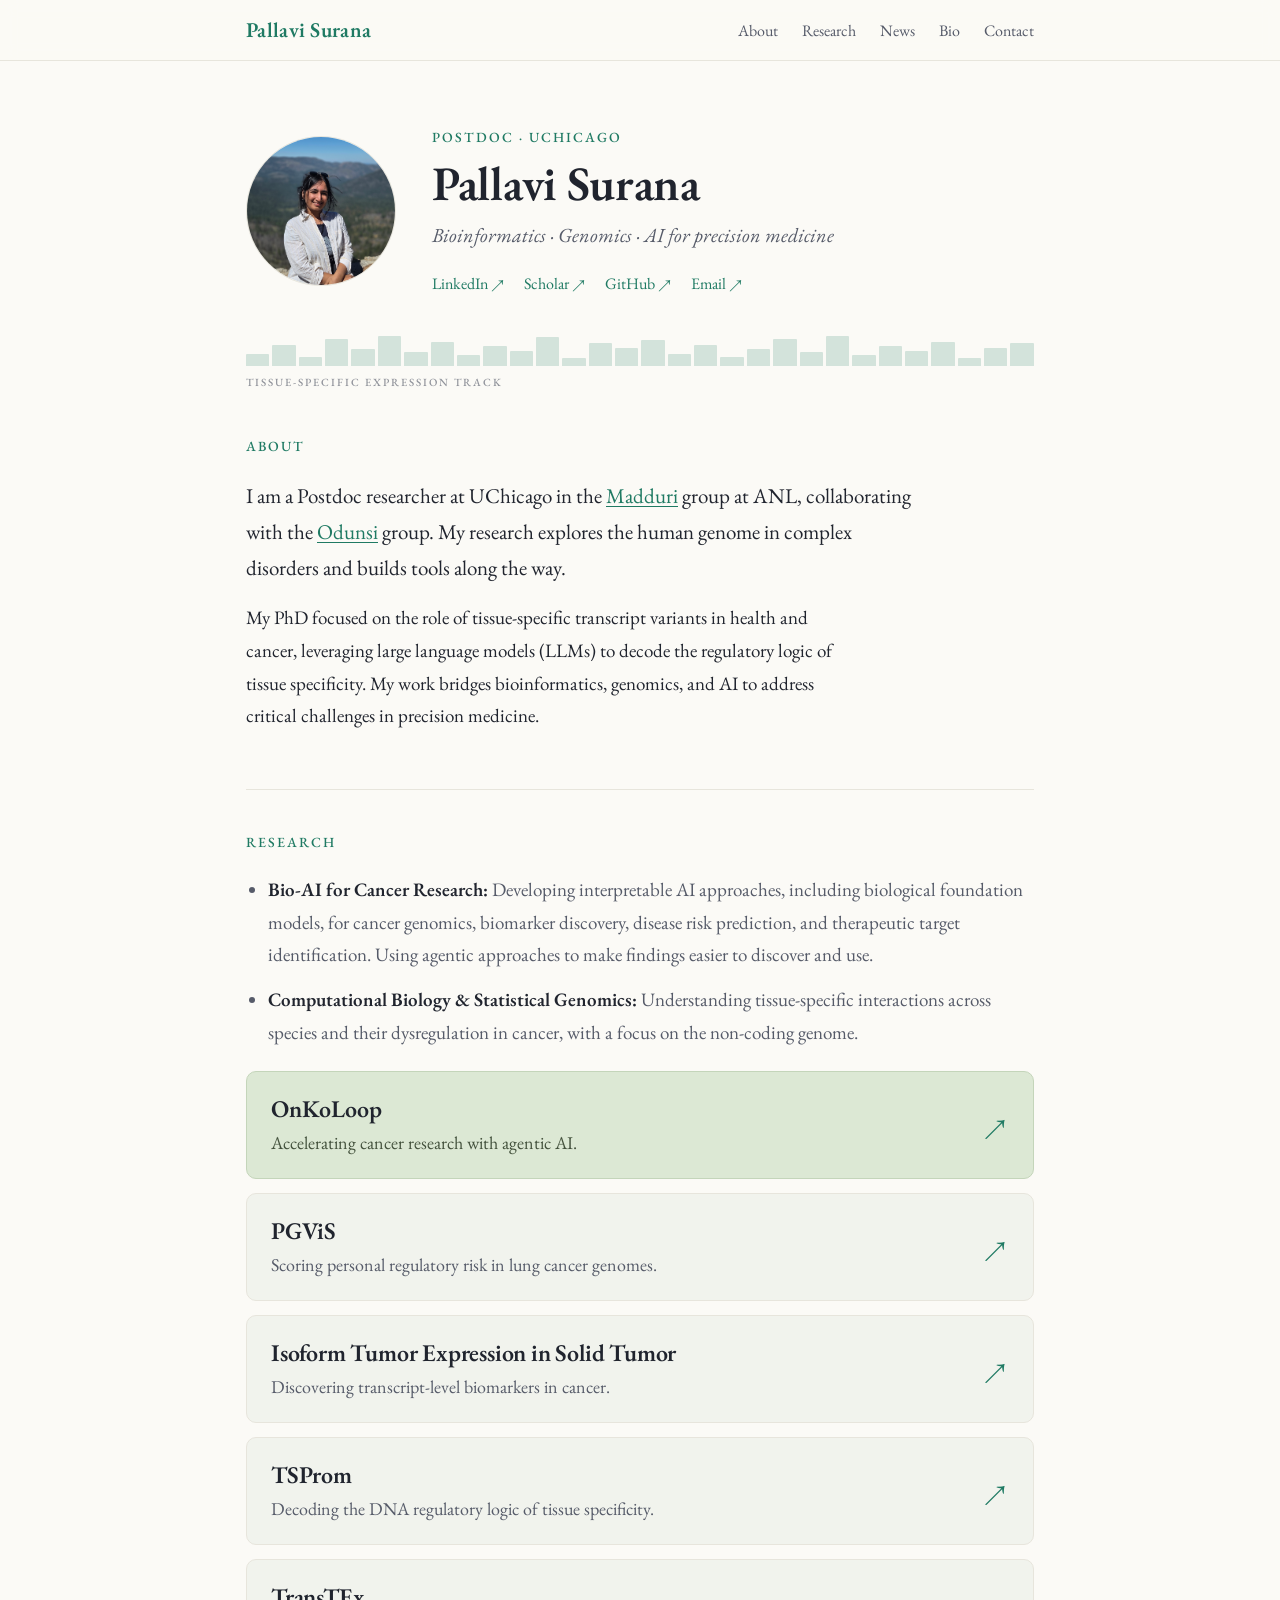
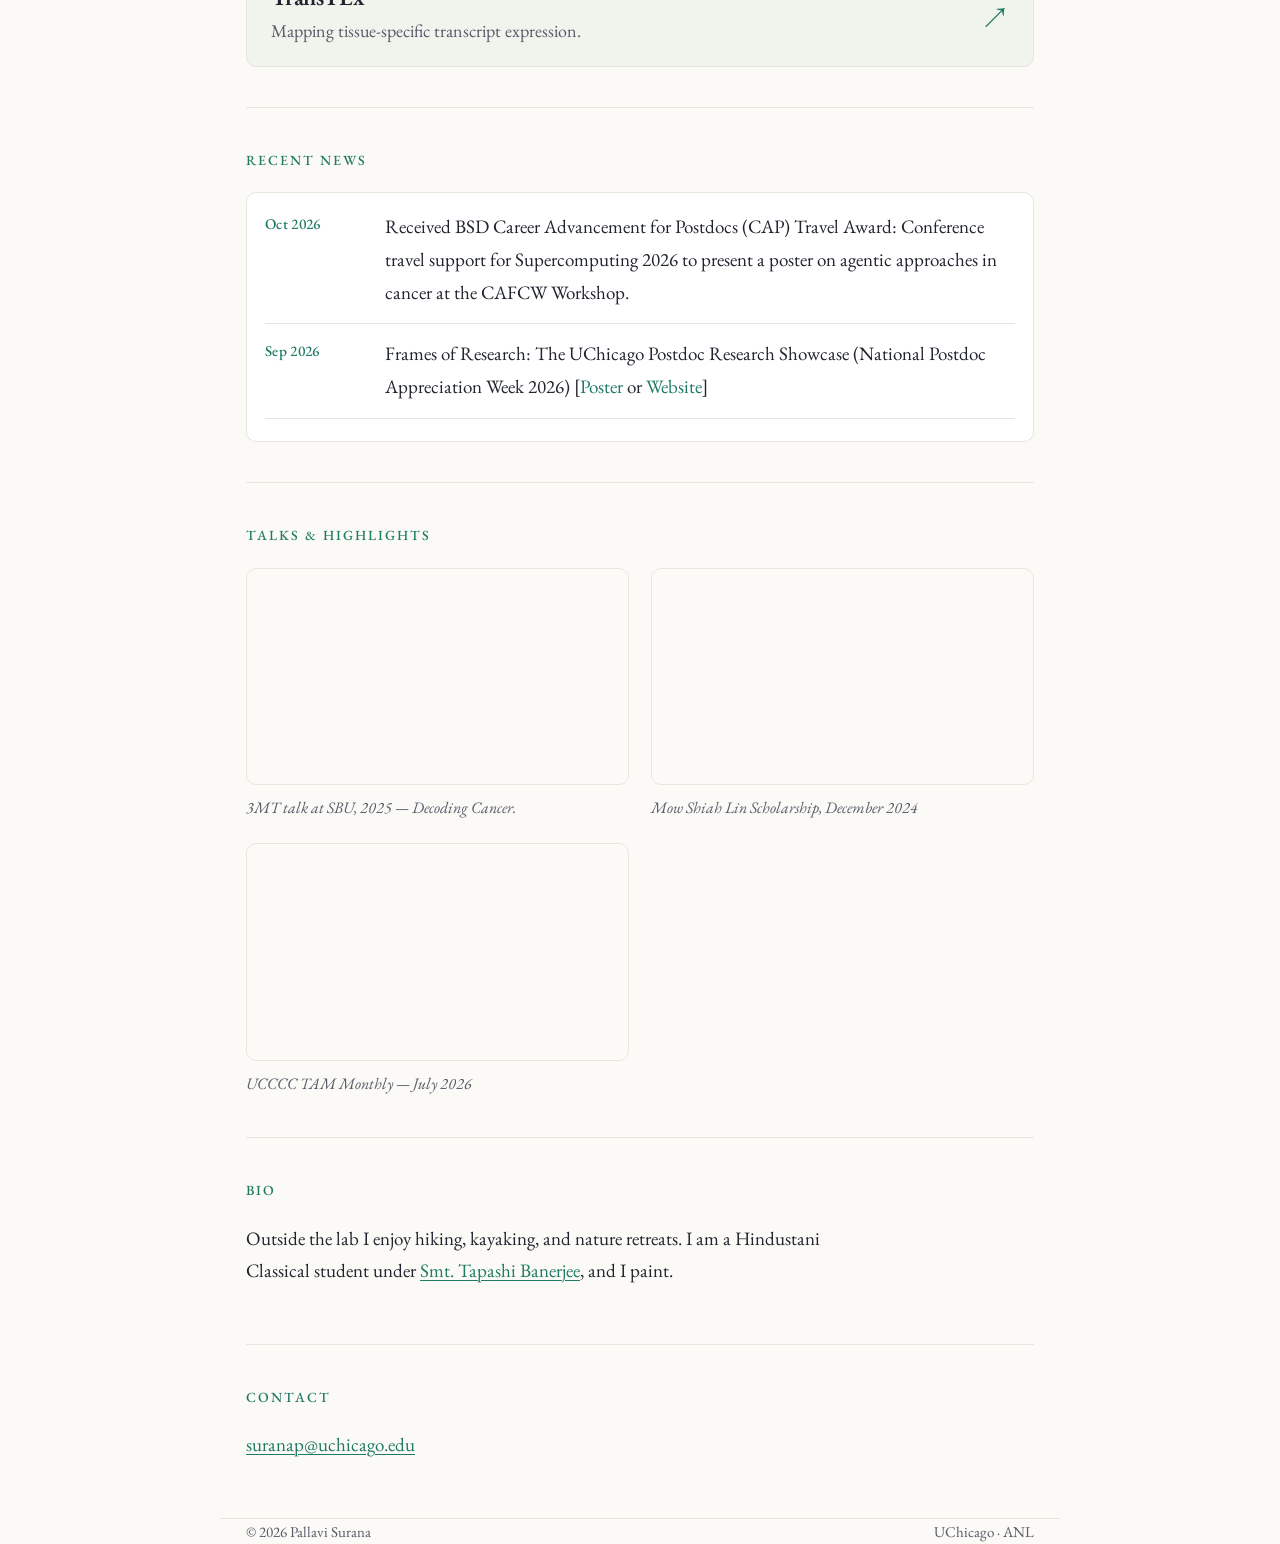
<file: index.html>
<!DOCTYPE html>
<html lang="en">
<head>
  <meta charset="utf-8" />
  <meta name="viewport" content="width=device-width, initial-scale=1" />

  <!-- EDIT: title + one-line description shown in Google search results -->
  <title>Pallavi Surana</title>
  <meta name="description" content="Postdoc @ UChicago — bioinformatics, genomics, and AI for precision medicine." />

  <!-- fonts + styles (styling lives in style.css) -->
  <link rel="preconnect" href="https://fonts.googleapis.com" />
  <link rel="preconnect" href="https://fonts.gstatic.com" crossorigin />
  <link href="https://fonts.googleapis.com/css2?family=EB+Garamond:ital,wght@0,400;0,500;0,600;1,400&display=swap" rel="stylesheet" />
  <link rel="stylesheet" href="style.css" />
</head>

<body>


<!-- ═══════════════  NAVIGATION BAR  ═══════════════ -->
<header>
  <div class="wrap">
    <nav>
      <a href="#top" class="brand">Pallavi Surana</a>
      <ul>
        <li><a href="#about">About</a></li>
        <li><a href="#research">Research</a></li>
        <li><a href="#news">News</a></li>
        <li><a href="#bio">Bio</a></li>
        <li><a href="#contact">Contact</a></li>
      </ul>
    </nav>
  </div>
</header>


<main class="wrap" id="top">


  <!-- ═══════════════  HERO (photo + name)  ═══════════════ -->
  <div class="hero">
    <img class="photo" alt="Pallavi Surana" src="images/headshot.jpg" />
    <div>
      <p class="label eyebrow">Postdoc · UChicago</p>
      <h1>Pallavi Surana</h1>
      <p class="role">Bioinformatics · Genomics · AI for precision medicine</p>

      <!-- EDIT LINKS: change the URLs inside href="..." -->
      <div class="socials">
        <a href="https://www.linkedin.com/in/pallavi-surana/">LinkedIn ↗</a>
        <a href="https://scholar.google.com/citations?user=whPPR5UAAAAJ&hl=en">Scholar ↗</a>
        <a href="https://github.com/pallavisurana1">GitHub ↗</a>
        <a href="mailto:suranap@uchicago.edu">Email ↗</a>
      </div>
    </div>
  </div>

  <!-- Decorative bar strip (not real data). Delete this block to remove it. -->
  <div class="track" aria-hidden="true">
    <div class="bars">
      <span style="height:40%"></span><span style="height:70%"></span><span style="height:30%"></span>
      <span style="height:90%"></span><span style="height:55%"></span><span style="height:100%"></span>
      <span style="height:45%"></span><span style="height:80%"></span><span style="height:35%"></span>
      <span style="height:65%"></span><span style="height:50%"></span><span style="height:95%"></span>
      <span style="height:25%"></span><span style="height:75%"></span><span style="height:60%"></span>
      <span style="height:85%"></span><span style="height:40%"></span><span style="height:70%"></span>
      <span style="height:30%"></span><span style="height:55%"></span><span style="height:90%"></span>
      <span style="height:45%"></span><span style="height:100%"></span><span style="height:35%"></span>
      <span style="height:65%"></span><span style="height:50%"></span><span style="height:80%"></span>
      <span style="height:25%"></span><span style="height:60%"></span><span style="height:75%"></span>
    </div>
    <div class="cap">tissue-specific expression track</div>
  </div>


  <!-- ═══════════════  ABOUT  ═══════════════ -->
  <section id="about">
    <h2 class="label">About</h2>

    <p class="lead">
      I am a Postdoc researcher at UChicago in the
      <a href="https://lab.madduri.us/">Madduri</a> group at ANL, collaborating with the
      <a href="https://obgyn.uchicago.edu/research/odunsi-laboratory">Odunsi</a> group.
      My research explores the human genome in complex disorders and builds tools along the way.
    </p>

    <p>
      My PhD focused on the role of tissue-specific transcript variants in health and cancer,
      leveraging large language models (LLMs) to decode the regulatory logic of tissue specificity.
      My work bridges bioinformatics, genomics, and AI to address critical challenges in precision medicine.
    </p>
  </section>


  <!-- ═══════════════  RESEARCH  ═══════════════ -->
  <!-- EDIT RESEARCH: projects appear in the order below.
       Move an entire <article> block to reorder; copy one to add a project.
       PhD project cards link to sections in phd-research.html.
       Edit the title, summary, and destination in each card below. -->
  <section id="research">
    <h2 class="label">Research</h2>
    <!-- EDIT RESEARCH FOCUS: update the two themes below. -->
    <div class="research-intro">
      <ul>
        <li><strong>Bio-AI for Cancer Research:</strong> Developing interpretable AI approaches, including biological foundation models, for cancer genomics, biomarker discovery, disease risk prediction, and therapeutic target identification. Using agentic approaches to make findings easier to discover and use.</li>
        <li><strong>Computational Biology &amp; Statistical Genomics:</strong> Understanding tissue-specific interactions across species and their dysregulation in cancer, with a focus on the non-coding genome.</li>
      </ul>
    </div>

    <!-- EDIT ONKOLOOP: the whole card opens onkoloop.html.
         Update the poster and project details on that page. -->
    <article class="project phd-project-card onkoloop-card">
      <a class="phd-card-link" href="onkoloop.html" aria-label="OnKoLoop — explore the project">
        <span>
          <span class="project-title">OnKoLoop</span>
          <span class="project-summary">Accelerating cancer research with agentic AI.</span>
        </span>
        <span class="project-arrow" aria-hidden="true">↗</span>
      </a>
    </article>

    <!-- EDIT PROJECT: PGViS -->
    <article class="project phd-project-card" id="pgvis">
      <a class="phd-card-link" href="phd-research.html#pgvis" aria-label="PGViS — explore PhD research">
        <span>
          <span class="project-title">PGViS</span>
          <span class="project-summary">Scoring personal regulatory risk in lung cancer genomes.</span>
        </span>
        <span class="project-arrow" aria-hidden="true">↗</span>
      </a>
    </article>

    <!-- EDIT PROJECT: Isoform Tumor Expression in Solid Tumor -->
    <article class="project phd-project-card" id="isoform-tumor">
      <a class="phd-card-link" href="phd-research.html#isoform-tumor" aria-label="Isoform Tumor Expression in Solid Tumor — explore PhD research">
        <span>
          <span class="project-title">Isoform Tumor Expression in Solid Tumor</span>
          <span class="project-summary">Discovering transcript-level biomarkers in cancer.</span>
        </span>
        <span class="project-arrow" aria-hidden="true">↗</span>
      </a>
    </article>

    <!-- EDIT PROJECT: TSProm -->
    <article class="project phd-project-card" id="tsprom">
      <a class="phd-card-link" href="phd-research.html#tsprom" aria-label="TSProm — explore PhD research">
        <span>
          <span class="project-title">TSProm</span>
          <span class="project-summary">Decoding the DNA regulatory logic of tissue specificity.</span>
        </span>
        <span class="project-arrow" aria-hidden="true">↗</span>
      </a>
    </article>

    <!-- EDIT PROJECT: TransTEx -->
    <article class="project phd-project-card" id="transtex">
      <a class="phd-card-link" href="phd-research.html#transtex" aria-label="TransTEx — explore PhD research">
        <span>
          <span class="project-title">TransTEx</span>
          <span class="project-summary">Mapping tissue-specific transcript expression.</span>
        </span>
        <span class="project-arrow" aria-hidden="true">↗</span>
      </a>
    </article>

  </section>

  <!-- ═══════════════  NEWS (scrollable box)  ═══════════════ -->
  <section id="news">
    <h2 class="label">Recent News</h2>

    <!-- To add news: copy ONE <li> line below and put it at the TOP.
         Format:  <li><span class="when">DATE</span><span>WHAT HAPPENED</span></li> -->
    <div class="news-box">
      <ul class="news">
        <li><span class="when">Oct 2026</span><span>Received BSD Career Advancement for Postdocs (CAP) Travel Award: Conference travel support for Supercomputing 2026 to present a poster on agentic approaches in cancer at the CAFCW Workshop.</span></li>
        <li><span class="when">Sep 2026</span><span>Frames of Research: The UChicago Postdoc Research Showcase (National Postdoc Appreciation Week 2026) [<a href="https://voices.uchicago.edu/postdocshowcase/files/2026/09/Surana_Research_Theme-Pallavi.png">Poster</a> or <a href="https://uchicago-postdoc-showcase.netlify.app/">Website</a>]</span></li>
        <li><span class="when">Sep 2026</span><span>Received BSD Small values grant: Conference support ASHG 2026 to present a poster on drug targets for splice site affecting mutations.</span></li>        
        <li><span class="when">Jul 2026</span><span>Highlighted as <a href="docs/UCCCC_TAM_Monthly_Newsletter_July_2026.pdf" target="_blank" rel="noopener noreferrer">UCCCC TAM Member of the Month of July</a>.</span></li>
        <li><span class="when">Jul 2026</span><span>Presenting variant-to-drug-target work as a lightning talk at NCI-ITCR 2026, CSHL.</span></li>
        <li><span class="when">Jul 2026</span><span>Personal genome risk-score talk at ISMB 2026, Washington DC.</span></li>
        <li><span class="when">Jun 2026</span><span>Received Professional Development Travel Grant as a Trainee Associate Member at UChicago Cancer Center (to attend ISMB 2026).</span></li>
        <li><span class="when">Jun 2026</span><span>TSProm is published in <a href="https://academic.oup.com/nargab/article/8/2/lqag050/8701108">NAR Genomics and Bioinformatics</a>.</span></li>
        <li><span class="when">Jun 2026</span><span>Trainee Associate Member(TAM) at UChicago Cancer Center.</span></li>
        <li><span class="when">Mar 2026</span><span>Started my Postdoc at UChicago.</span></li>
        <li><span class="when">Jan 2026</span><span>Defended my PhD thesis: <em>“Unraveling the tissue-specific landscape using AI.”</em></span></li>
      </ul>
    </div>
  </section>


  <!-- ═══════════════  TALKS & VIDEOS  ═══════════════ -->
  <section id="talks">
    <h2 class="label">Talks &amp; Highlights</h2>

    <!-- To swap a video: change the code after /embed/ to your YouTube video id -->
    <div class="videos">
      <figure class="vid">
        <div class="frame">
          <iframe src="https://www.youtube.com/embed/2rJuU9RYLKA" title="PhD journey" loading="lazy"
                  allow="accelerometer; autoplay; clipboard-write; encrypted-media; gyroscope; picture-in-picture" allowfullscreen></iframe>
        </div>
        <figcaption>3MT talk at SBU, 2025 — Decoding Cancer.</figcaption>
      </figure>

      <figure class="vid">
        <div class="frame">
          <iframe src="https://news.stonybrook.edu/university/sbu-doctoral-students-win-20th-annual-mow-shiah-lin-scholarship/" title="Mow Shiah Lin Scholarship, December 2024" loading="lazy"
                  allow="accelerometer; autoplay; clipboard-write; encrypted-media; gyroscope; picture-in-picture" allowfullscreen></iframe>
        </div>
        <figcaption>Mow Shiah Lin Scholarship, December 2024</figcaption>
      </figure>

      <figure class="vid">
        <div class="frame">
          <iframe src="docs/UCCCC_TAM_Monthly_Newsletter_July_2026.pdf#page=5&toolbar=0&navpanes=0" title="UCCCC TAM Monthly - July 2026" loading="lazy"></iframe>
        </div>
        <figcaption>UCCCC TAM Monthly — July 2026</figcaption>
      </figure>

    </div>
  </section>


  <!-- ═══════════════  BIO  ═══════════════ -->
  <section id="bio">
    <h2 class="label">Bio</h2>
    <p>
      Outside the lab I enjoy hiking, kayaking, and nature retreats. I am a Hindustani Classical
      student under <a href="https://www.urbanpro.com/bangalore/tapashi-banerjee">Smt. Tapashi Banerjee</a>,
      and I paint.
    </p>
  </section>


  <!-- ═══════════════  CONTACT  ═══════════════ -->
  <section id="contact">
    <h2 class="label">Contact</h2>
    <p><a href="mailto:suranap@uchicago.edu">suranap@uchicago.edu</a></p>
  </section>


</main>


<!-- ═══════════════  FOOTER  ═══════════════ -->
<footer class="wrap">
  <span>© <span id="yr"></span> Pallavi Surana</span>
  <span>UChicago · ANL</span>
</footer>

<script>document.getElementById('yr').textContent=new Date().getFullYear();</script>
</body>
</html>
</file>
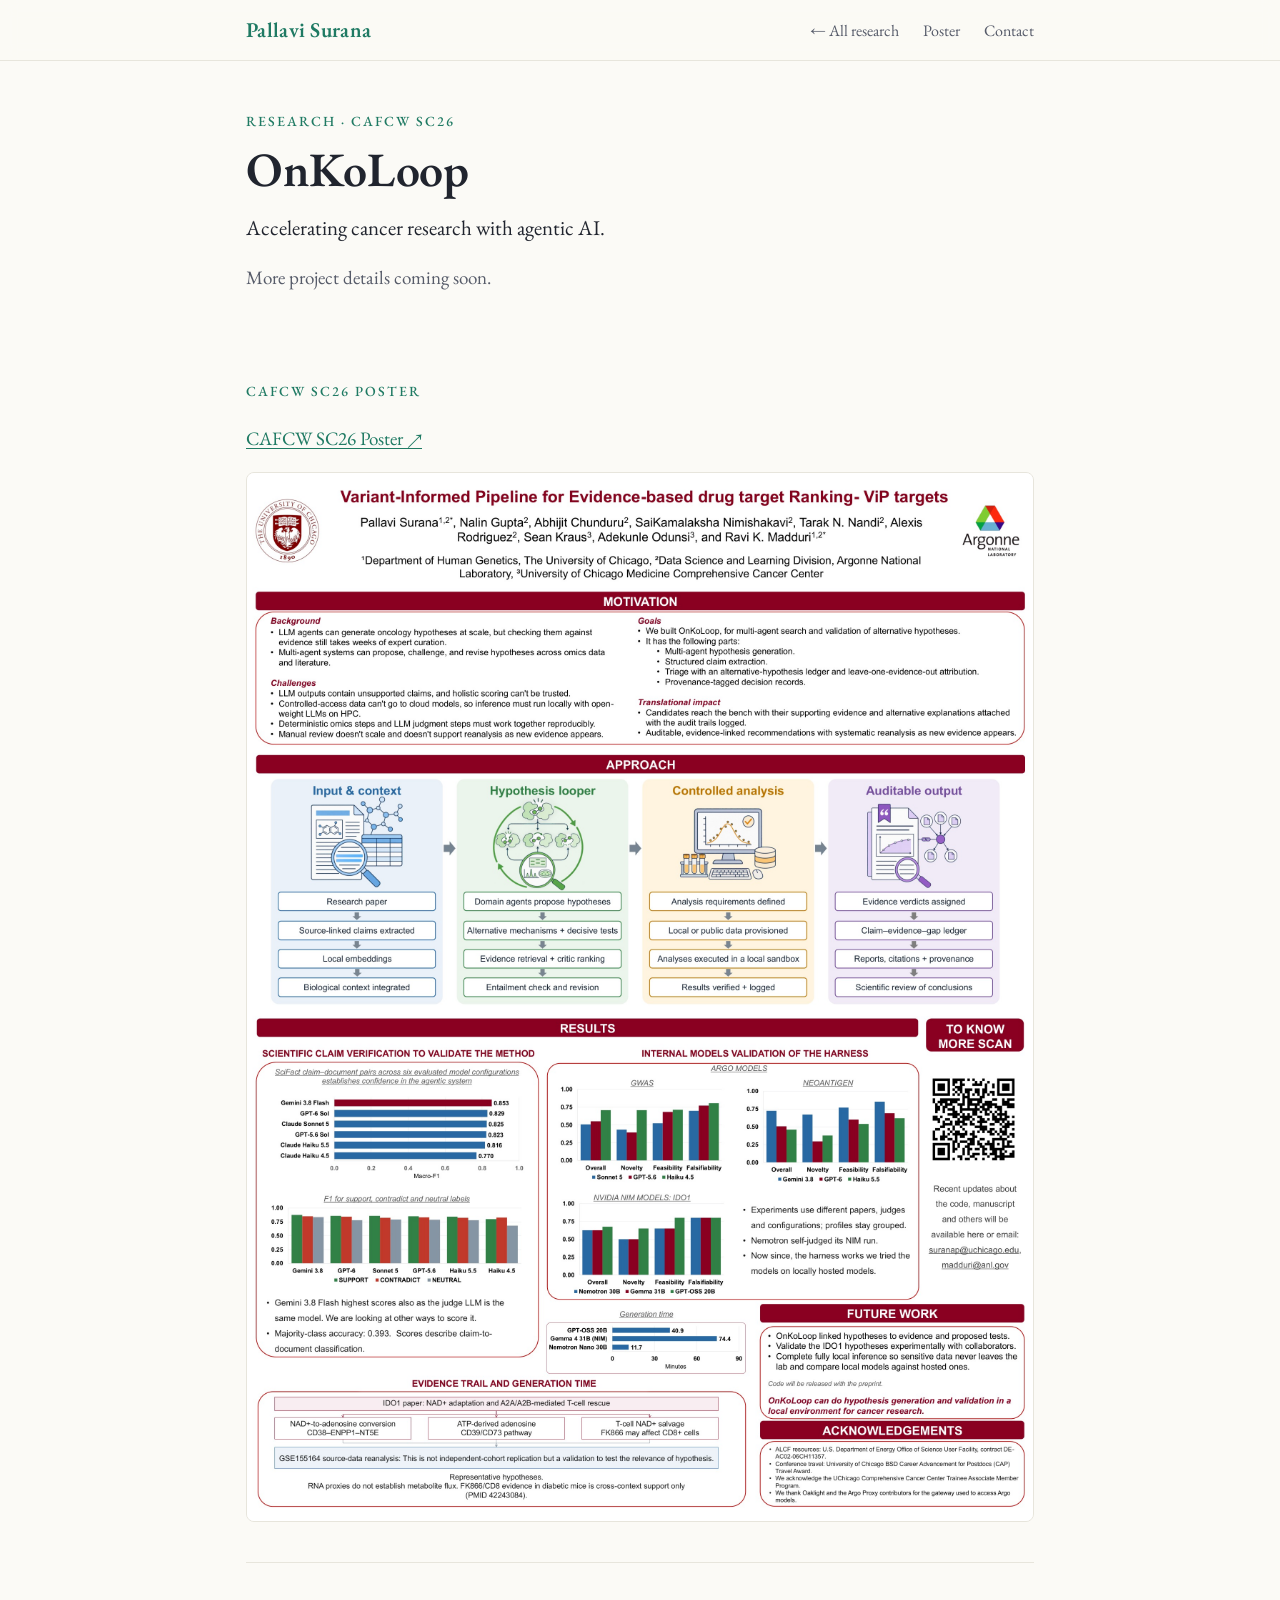
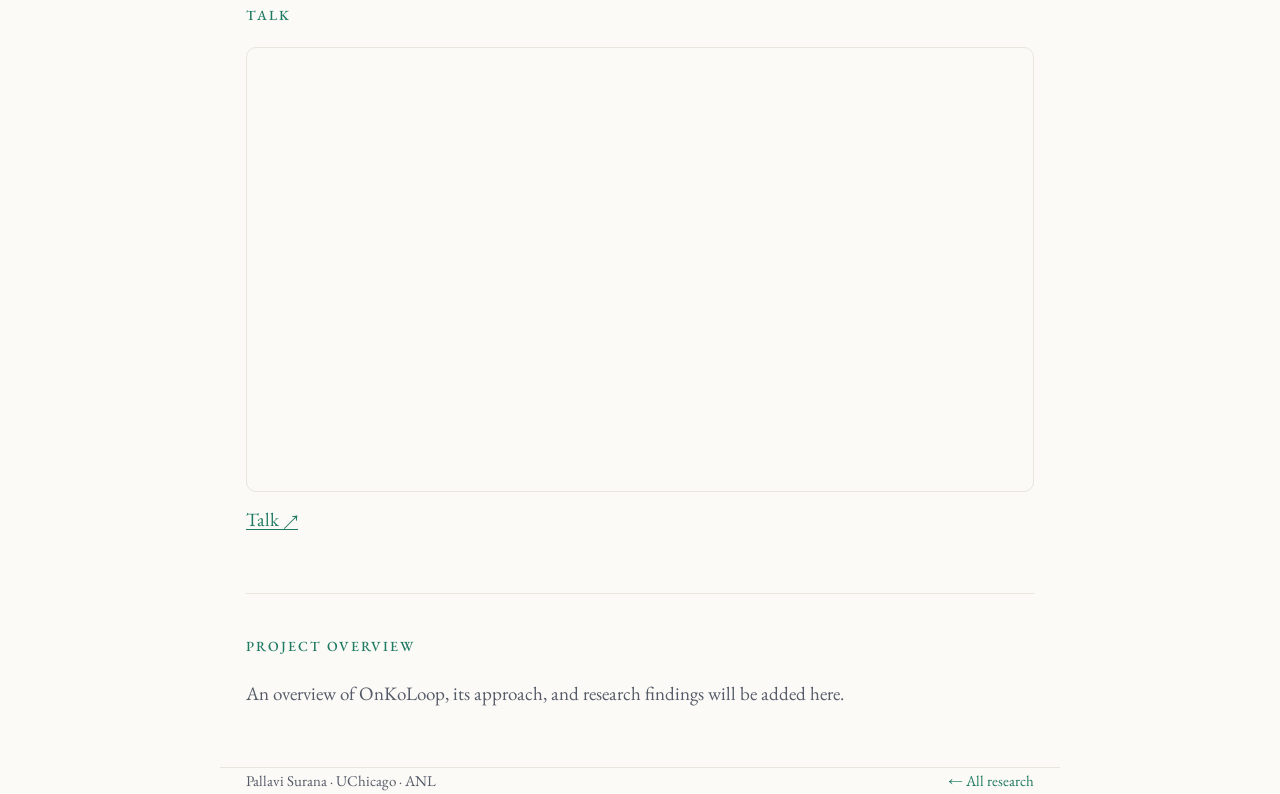
<file: onkoloop.html>
<!DOCTYPE html>
<html lang="en">
<head>
  <meta charset="utf-8" />
  <meta name="viewport" content="width=device-width, initial-scale=1" />
  <title>OnKoLoop — Pallavi Surana</title>
  <meta name="description" content="OnKoLoop: accelerating cancer research with agentic AI. CAFCW SC26 poster and project updates." />
  <link rel="preconnect" href="https://fonts.googleapis.com" />
  <link rel="preconnect" href="https://fonts.gstatic.com" crossorigin />
  <link href="https://fonts.googleapis.com/css2?family=EB+Garamond:ital,wght@0,400;0,500;0,600;1,400&display=swap" rel="stylesheet" />
  <link rel="stylesheet" href="style.css" />
</head>
<body>
<header>
  <div class="wrap">
    <nav aria-label="Project navigation">
      <a href="index.html" class="brand">Pallavi Surana</a>
      <ul>
        <li><a href="index.html#research">← All research</a></li>
        <li><a href="#poster">Poster</a></li>
        <li><a href="index.html#contact">Contact</a></li>
      </ul>
    </nav>
  </div>
</header>
<main class="wrap project-page">
  <!-- EDIT PROJECT INTRO: replace the title and summary below. -->
  <div class="project-page-intro">
    <p class="label">Research · CAFCW SC26</p>
    <h1>OnKoLoop</h1>
    <p class="lead">Accelerating cancer research with agentic AI.</p>
    <p class="project-page-note">More project details coming soon.</p>
  </div>

  <section id="poster" aria-labelledby="poster-heading">
    <h2 class="label" id="poster-heading">CAFCW SC26 Poster</h2>
    <p><a href="https://github.com/pallavisurana1/pallavisurana1.github.io/blob/main/docs/CAFCW_OnKoLoop.pdf" target="_blank" rel="noopener noreferrer">CAFCW SC26 Poster ↗</a></p>
    <!-- EDIT POSTER: replace docs/CAFCW_OnKoLoop.pdf and images/onkoloop-poster.jpg
         together when updating the poster. The image works without a PDF viewer. -->
    <a class="poster-preview" href="https://github.com/pallavisurana1/pallavisurana1.github.io/blob/main/docs/CAFCW_OnKoLoop.pdf" target="_blank" rel="noopener noreferrer" aria-label="Open the full OnKoLoop poster PDF in a new tab">
      <img src="images/onkoloop-poster.jpg" alt="OnKoLoop research poster presented at CAFCW SC26" width="2200" loading="eager" />
    </a>
  </section>

  <!-- EDIT TALK: replace the YouTube video ID in the embed and link together. -->
  <section id="talk" aria-labelledby="talk-heading">
    <h2 class="label" id="talk-heading">Talk</h2>
    <figure class="vid">
      <div class="frame">
        <iframe src="https://www.youtube.com/embed/H5STeoNwMEo" title="OnKoLoop Talk" loading="lazy" allow="accelerometer; autoplay; clipboard-write; encrypted-media; gyroscope; picture-in-picture" allowfullscreen></iframe>
      </div>
    </figure>
    <p class="talk-link"><a href="https://www.youtube.com/watch?v=H5STeoNwMEo" target="_blank" rel="noopener noreferrer">Talk ↗</a></p>
  </section>

  <!-- EDIT FUTURE CONTENT: replace the placeholder paragraph with your overview.
       Copy this section for Methods, Findings, or Resources when ready. -->
  <section id="overview" aria-labelledby="overview-heading">
    <h2 class="label" id="overview-heading">Project Overview</h2>
    <p class="project-page-note">An overview of OnKoLoop, its approach, and research findings will be added here.</p>
  </section>
</main>
<footer class="wrap">
  <span>Pallavi Surana · UChicago · ANL</span>
  <a href="index.html#research">← All research</a>
</footer>
</body>
</html>
</file>
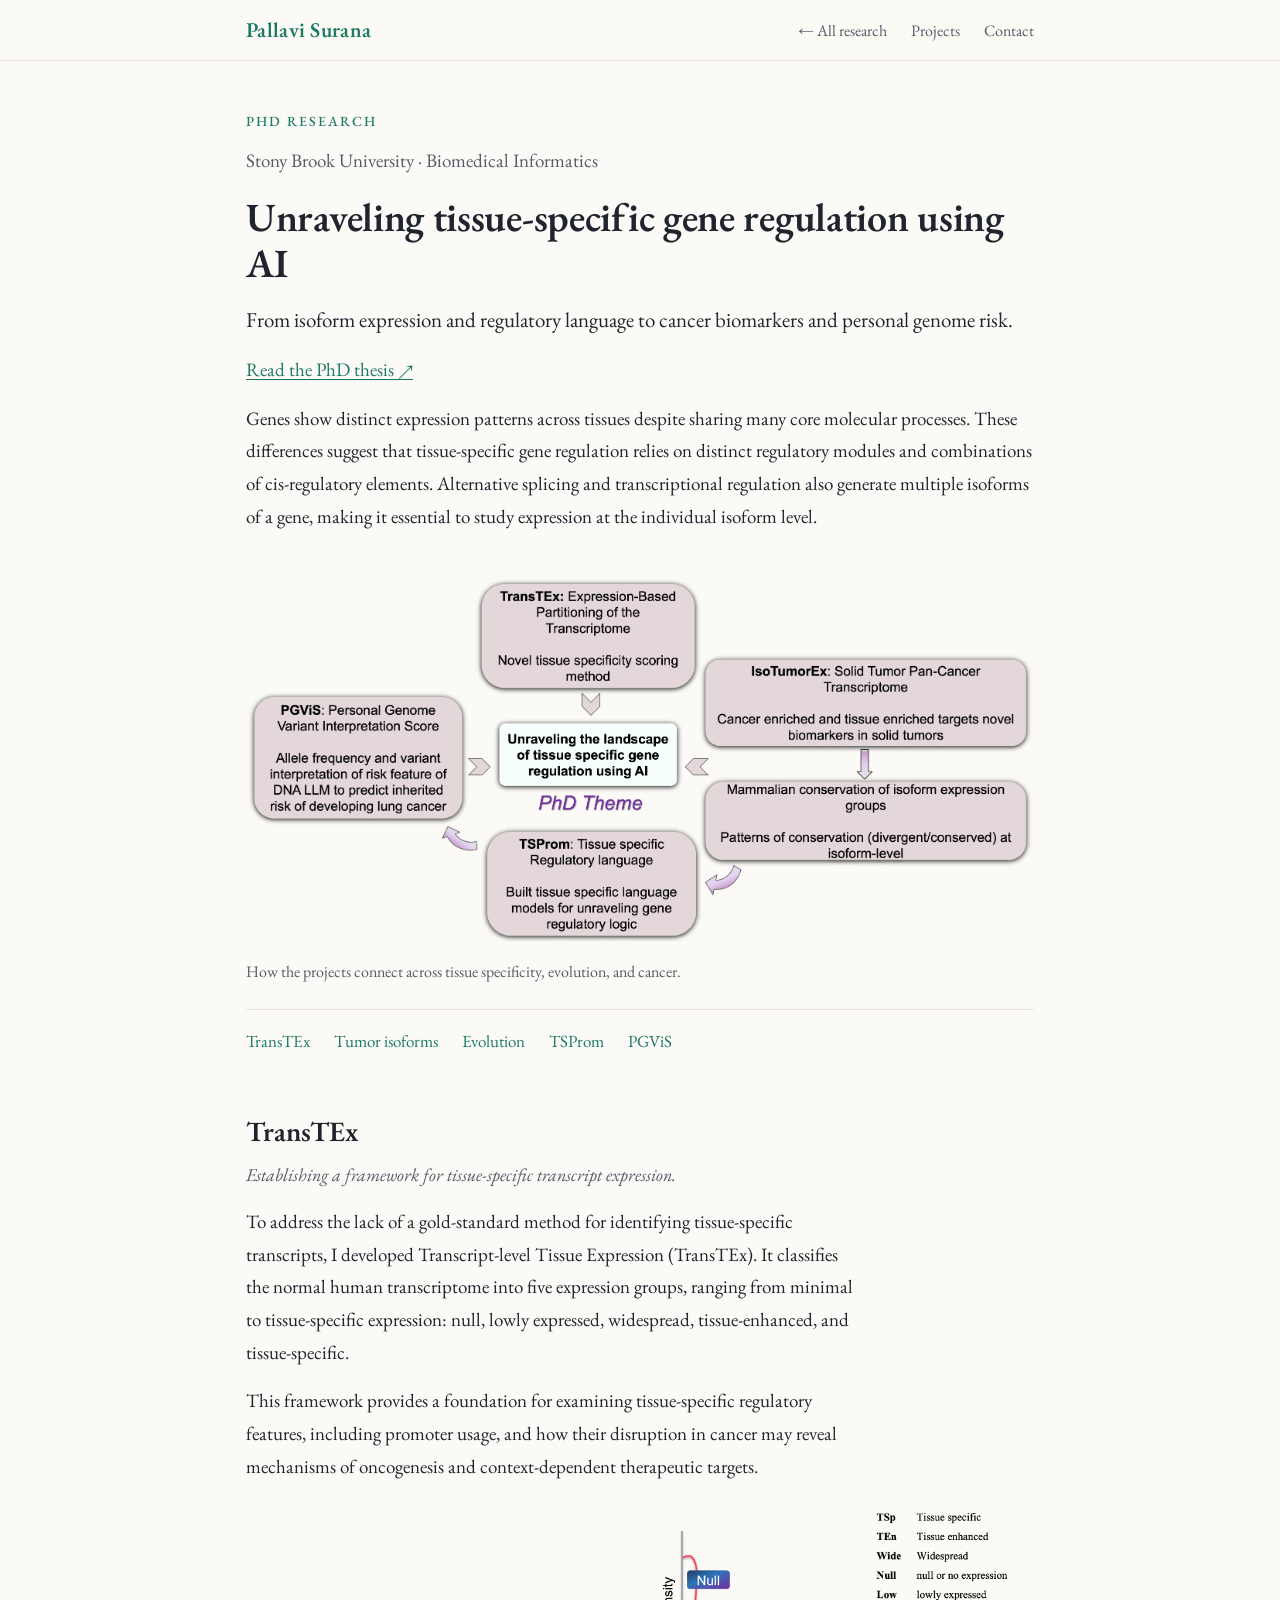
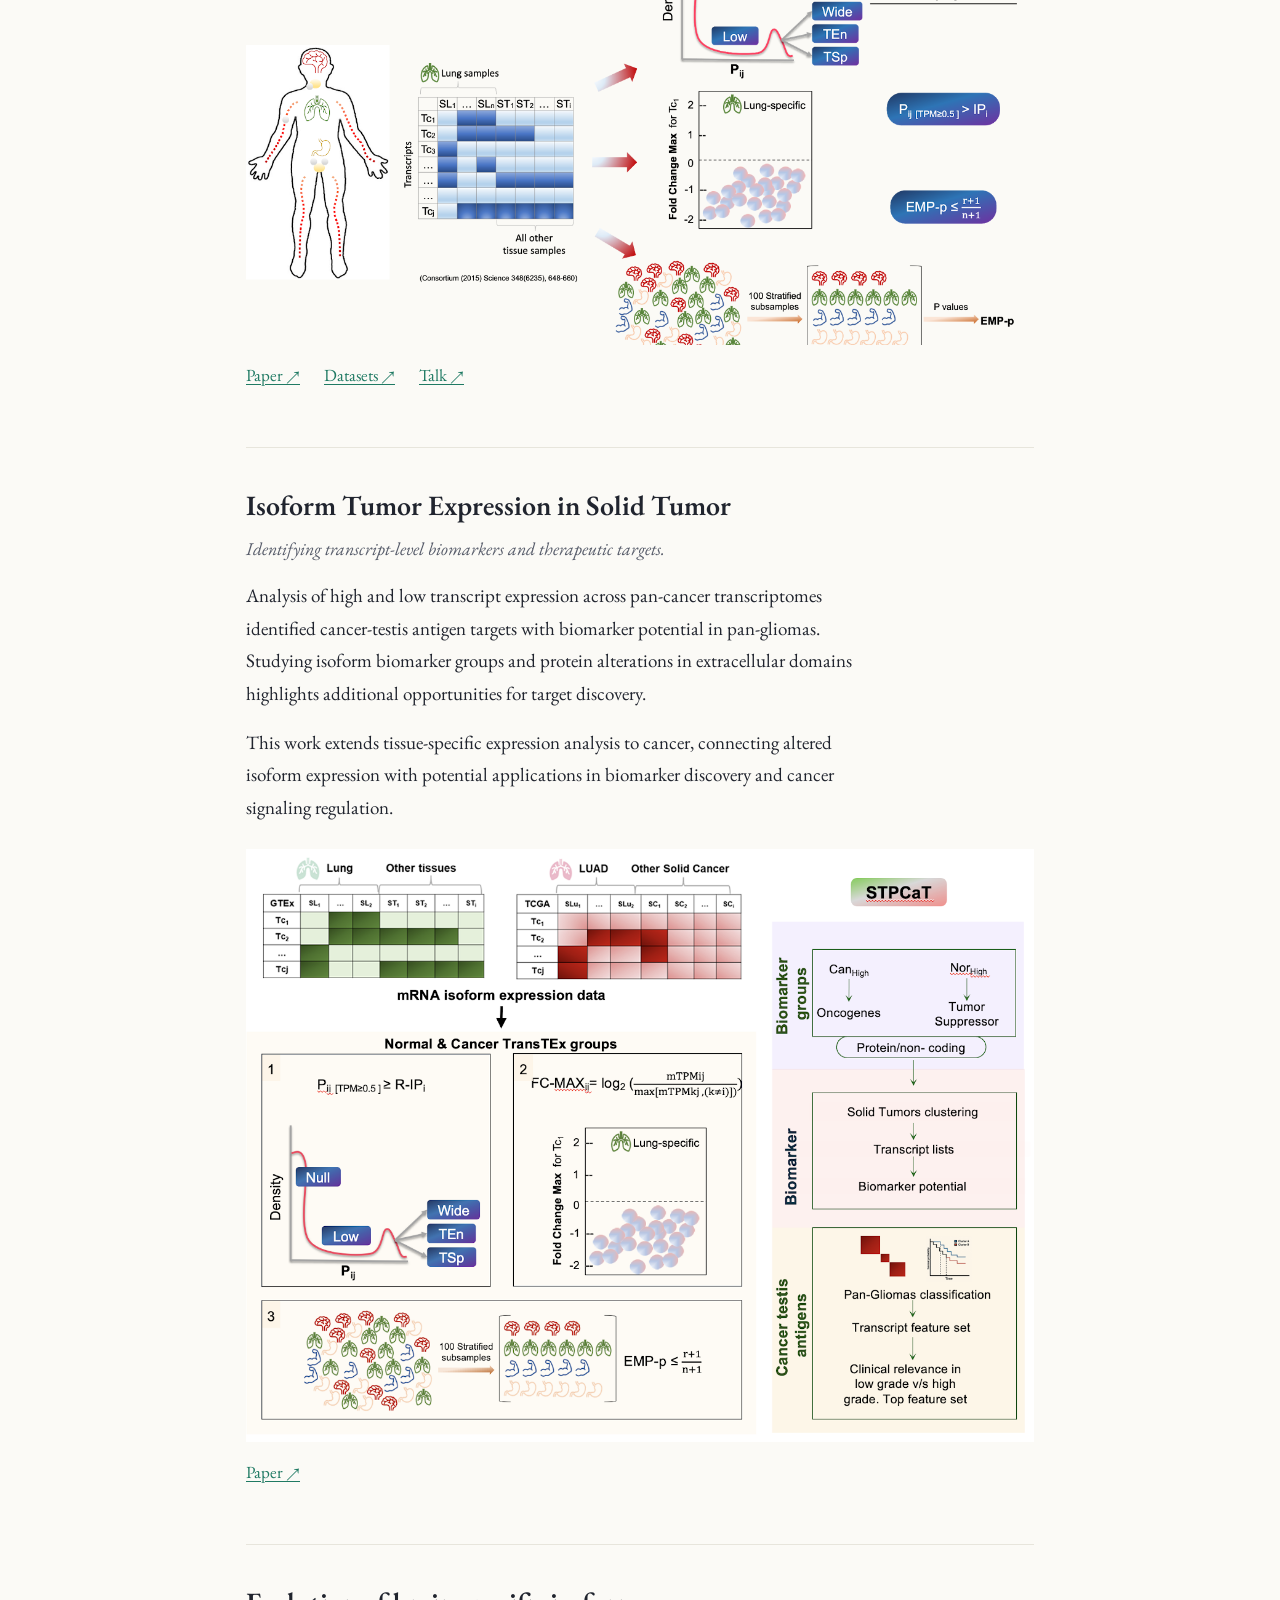
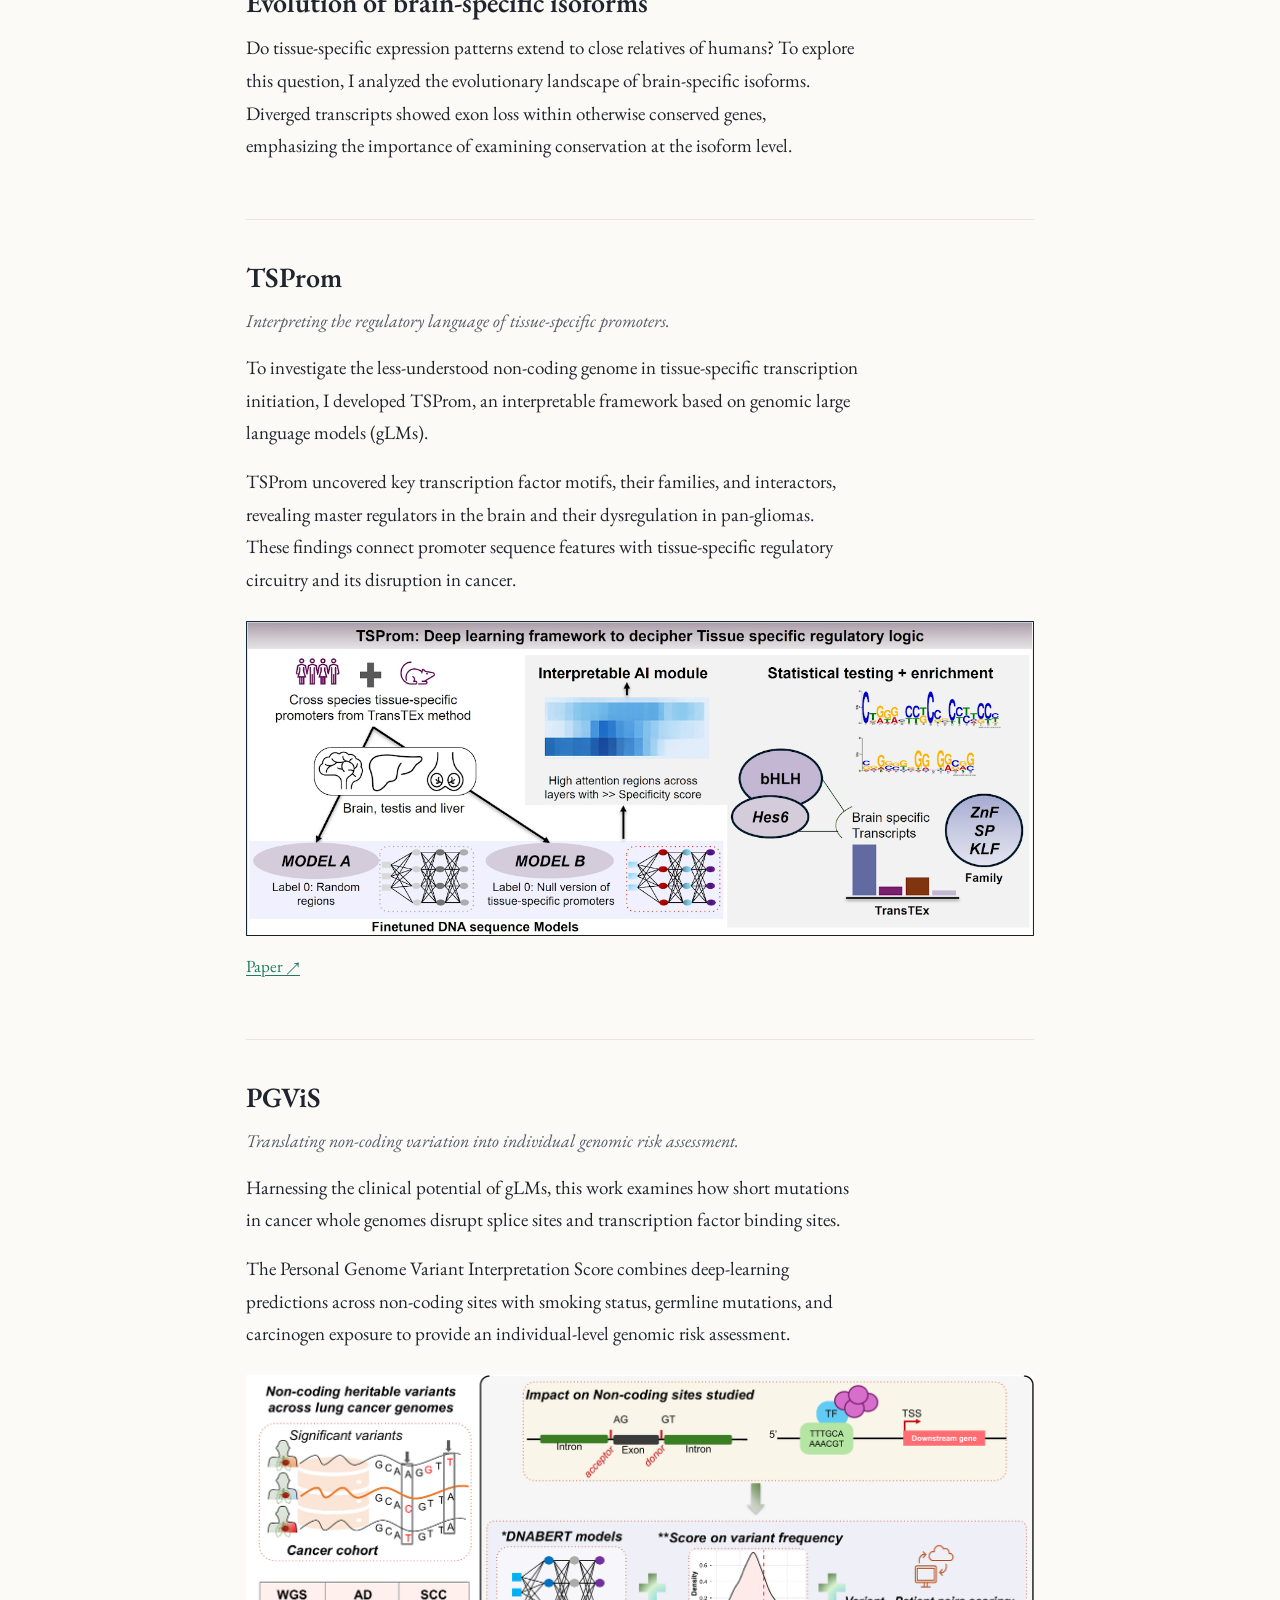
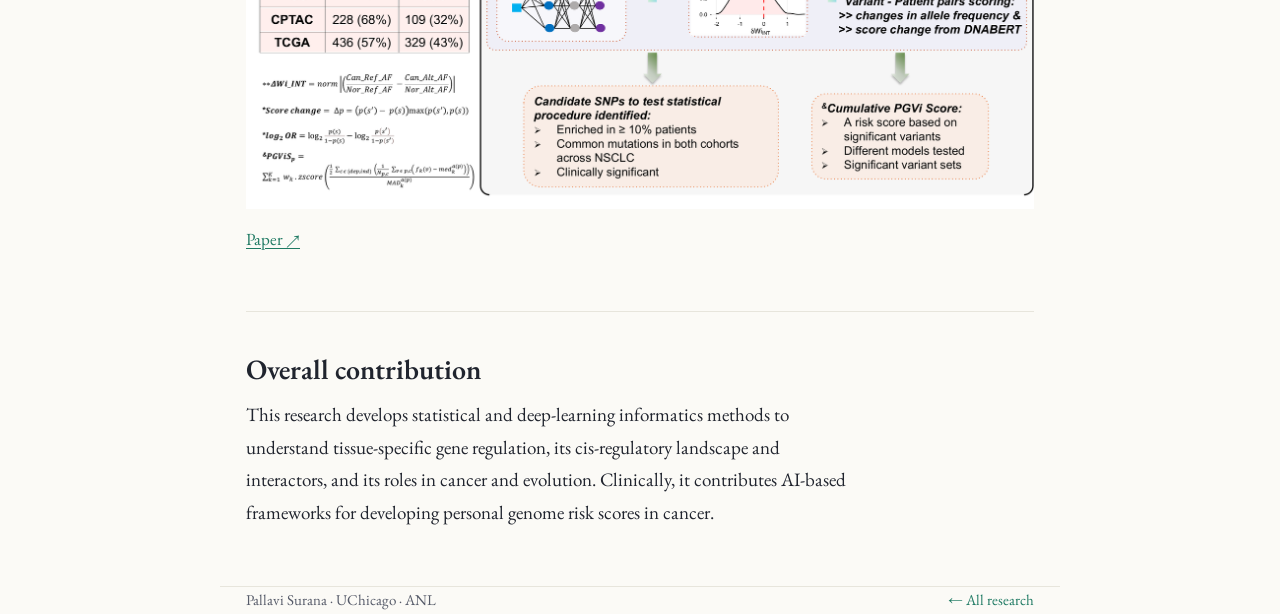
<file: phd-research.html>
<!DOCTYPE html>
<html lang="en">
<head>
  <meta charset="utf-8" />
  <meta name="viewport" content="width=device-width, initial-scale=1" />
  <title>PhD Research — Pallavi Surana</title>
  <meta name="description" content="PhD research on tissue-specific gene regulation, isoform expression, cancer biomarkers, and genomic AI." />
  <link rel="preconnect" href="https://fonts.googleapis.com" />
  <link rel="preconnect" href="https://fonts.gstatic.com" crossorigin />
  <link href="https://fonts.googleapis.com/css2?family=EB+Garamond:ital,wght@0,400;0,500;0,600;1,400&display=swap" rel="stylesheet" />
  <link rel="stylesheet" href="style.css" />
</head>
<body>
<header>
  <div class="wrap">
    <nav aria-label="Project navigation">
      <a href="index.html" class="brand">Pallavi Surana</a>
      <ul>
        <li><a href="index.html#research">← All research</a></li>
        <li><a href="#transtex">Projects</a></li>
        <li><a href="index.html#contact">Contact</a></li>
      </ul>
    </nav>
  </div>
</header>
<main class="wrap project-page phd-page">
  <!-- EDIT INTRODUCTION: the scientific motivation for this PhD work. -->
  <div class="project-page-intro">
    <p class="label">PhD Research</p>
    <p class="project-page-note">Stony Brook University · Biomedical Informatics</p>
    <h1>Unraveling tissue-specific gene regulation using AI</h1>
    <p class="lead">From isoform expression and regulatory language to cancer biomarkers and personal genome risk.</p>
    <p><a href="https://www.proquest.com/openview/7e5bf5b5c2ad7a9390e774297c883795/1?pq-origsite=gscholar&amp;cbl=18750&amp;diss=y" target="_blank" rel="noopener noreferrer">Read the PhD thesis ↗</a></p>
    <p>Genes show distinct expression patterns across tissues despite sharing many core molecular processes. These differences suggest that tissue-specific gene regulation relies on distinct regulatory modules and combinations of cis-regulatory elements. Alternative splicing and transcriptional regulation also generate multiple isoforms of a gene, making it essential to study expression at the individual isoform level.</p>
  </div>

  <!-- EDIT THEME DIAGRAM: replace the PNG and PDF together when updating. -->
  <figure class="phd-theme">
    <a href="docs/PhD_theme.pdf" target="_blank" rel="noopener" aria-label="Open the PhD theme diagram PDF">
      <img src="images/phd-theme.png" alt="PhD theme diagram connecting TransTEx, IsoTumorEx, mammalian conservation of isoform expression, TSProm, and PGViS to tissue-specific gene regulation using AI." />
    </a>
    <figcaption>How the projects connect across tissue specificity, evolution, and cancer.</figcaption>
  </figure>

  <nav class="phd-jump-links" aria-label="PhD project sections">
    <a href="#transtex">TransTEx</a>
    <a href="#isoform-tumor">Tumor isoforms</a>
    <a href="#evolution">Evolution</a>
    <a href="#tsprom">TSProm</a>
    <a href="#pgvis">PGViS</a>
  </nav>

  <!-- EDIT TRANSTEX -->
  <section id="transtex" class="phd-project">
    <h2>TransTEx</h2>
    <p class="project-summary">Establishing a framework for tissue-specific transcript expression.</p>
    <p>To address the lack of a gold-standard method for identifying tissue-specific transcripts, I developed Transcript-level Tissue Expression (TransTEx). It classifies the normal human transcriptome into five expression groups, ranging from minimal to tissue-specific expression: null, lowly expressed, widespread, tissue-enhanced, and tissue-specific.</p>
    <p>This framework provides a foundation for examining tissue-specific regulatory features, including promoter usage, and how their disruption in cancer may reveal mechanisms of oncogenesis and context-dependent therapeutic targets.</p>
    <figure class="phd-figure"><a href="images/research-transtex.png" target="_blank" rel="noopener"><img src="images/research-transtex.png" alt="TransTEx transcript expression classes across tissues" loading="lazy" /></a></figure>
    <p class="phd-resource-links"><a href="https://pmc.ncbi.nlm.nih.gov/articles/PMC11319638/">Paper ↗</a><a href="https://pallavisurana1.github.io/TransTEx_datasets/">Datasets ↗</a><a href="https://www.youtube.com/watch?v=p4S01JPJHsU">Talk ↗</a></p>
  </section>

  <!-- EDIT TUMOR ISOFORMS: the diagram labels this work IsoTumorEx;
       the existing figure and paper were previously listed as STPCaT. -->
  <section id="isoform-tumor" class="phd-project">
    <h2>Isoform Tumor Expression in Solid Tumor</h2>
    <p class="project-summary">Identifying transcript-level biomarkers and therapeutic targets.</p>
    <p>Analysis of high and low transcript expression across pan-cancer transcriptomes identified cancer-testis antigen targets with biomarker potential in pan-gliomas. Studying isoform biomarker groups and protein alterations in extracellular domains highlights additional opportunities for target discovery.</p>
    <p>This work extends tissue-specific expression analysis to cancer, connecting altered isoform expression with potential applications in biomarker discovery and cancer signaling regulation.</p>
    <figure class="phd-figure"><a href="images/research-stpcat.png" target="_blank" rel="noopener"><img src="images/research-stpcat.png" alt="Normal and cancer transcript expression groups for isoform biomarker discovery" loading="lazy" /></a></figure>
    <p class="phd-resource-links"><a href="https://www.biorxiv.org/content/10.64898/2026.05.04.722705v2.full">Paper ↗</a></p>
  </section>

  <!-- EDIT EVOLUTION -->
  <section id="evolution" class="phd-project">
    <h2>Evolution of brain-specific isoforms</h2>
    <p>Do tissue-specific expression patterns extend to close relatives of humans? To explore this question, I analyzed the evolutionary landscape of brain-specific isoforms. Diverged transcripts showed exon loss within otherwise conserved genes, emphasizing the importance of examining conservation at the isoform level.</p>
  </section>

  <!-- EDIT TSPROM -->
  <section id="tsprom" class="phd-project">
    <h2>TSProm</h2>
    <p class="project-summary">Interpreting the regulatory language of tissue-specific promoters.</p>
    <p>To investigate the less-understood non-coding genome in tissue-specific transcription initiation, I developed TSProm, an interpretable framework based on genomic large language models (gLMs).</p>
    <p>TSProm uncovered key transcription factor motifs, their families, and interactors, revealing master regulators in the brain and their dysregulation in pan-gliomas. These findings connect promoter sequence features with tissue-specific regulatory circuitry and its disruption in cancer.</p>
    <figure class="phd-figure"><a href="images/research-tsprom.png" target="_blank" rel="noopener"><img src="images/research-tsprom.png" alt="TSProm framework for interpreting tissue-specific regulatory sequences" loading="lazy" /></a></figure>
    <p class="phd-resource-links"><a href="https://academic.oup.com/nargab/article/8/2/lqag050/8701108">Paper ↗</a></p>
  </section>

  <!-- EDIT PGVIS -->
  <section id="pgvis" class="phd-project">
    <h2>PGViS</h2>
    <p class="project-summary">Translating non-coding variation into individual genomic risk assessment.</p>
    <p>Harnessing the clinical potential of gLMs, this work examines how short mutations in cancer whole genomes disrupt splice sites and transcription factor binding sites.</p>
    <p>The Personal Genome Variant Interpretation Score combines deep-learning predictions across non-coding sites with smoking status, germline mutations, and carcinogen exposure to provide an individual-level genomic risk assessment.</p>
    <figure class="phd-figure"><a href="images/research-PGViS.png" target="_blank" rel="noopener"><img src="images/research-PGViS.png" alt="PGViS framework for personal genome variant interpretation and lung cancer risk" loading="lazy" /></a></figure>
    <p class="phd-resource-links"><a href="https://doi.org/10.64898/2026.08.01.742250">Paper ↗</a></p>
  </section>

  <!-- EDIT OVERALL CONTRIBUTION -->
  <section class="phd-project" id="contribution">
    <h2>Overall contribution</h2>
    <p>This research develops statistical and deep-learning informatics methods to understand tissue-specific gene regulation, its cis-regulatory landscape and interactors, and its roles in cancer and evolution. Clinically, it contributes AI-based frameworks for developing personal genome risk scores in cancer.</p>
  </section>
</main>
<footer class="wrap">
  <span>Pallavi Surana · UChicago · ANL</span>
  <a href="index.html#research">← All research</a>
</footer>
</body>
</html>
</file>
<file: style.css>
/* =====================================================================
   Pallavi Surana — site styles
   You normally DON'T need to touch this file. Change text in index.html.
   To recolor the site, edit the values under :root just below.
   ===================================================================== */

:root{
  --paper:#FBFAF6;      /* page background            */
  --ink:#20242E;        /* main text                  */
  --ink-soft:#565B69;   /* secondary / muted text     */
  --accent:#1F7A63;     /* links + accents (pine/teal)*/
  --accent-deep:#12594A;
  --ochre:#B26B2E;      /* hover accent               */
  --line:#E7E5DC;       /* thin divider lines         */
  --track:#1F7A63;      /* decorative bar strip       */
}

/* ---------- base ---------- */
*{box-sizing:border-box}
html{scroll-behavior:smooth}
body{
  margin:0;
  background:var(--paper);
  color:var(--ink);
  font-family:"EB Garamond",Garamond,Georgia,serif;
  font-size:19px;
  line-height:1.72;
  -webkit-font-smoothing:antialiased;
  text-rendering:optimizeLegibility;
}
a{color:var(--accent);text-decoration:none;border-bottom:1px solid transparent;transition:border-color .15s,color .15s}
a:hover{color:var(--accent-deep);border-bottom-color:var(--ochre)}
:focus-visible{outline:2px solid var(--accent);outline-offset:3px;border-radius:2px}

.wrap{max-width:760px;margin:0 auto;padding:0 26px}

/* small uppercase label used for eyebrow + section titles */
.label{font-size:13px;font-weight:500;letter-spacing:2.5px;text-transform:uppercase;color:var(--accent)}

/* ---------- top navigation ---------- */
header{position:sticky;top:0;z-index:20;background:rgba(251,250,246,.9);backdrop-filter:blur(8px);border-bottom:1px solid var(--line)}
nav{display:flex;align-items:center;justify-content:space-between;gap:16px;height:60px}
nav .brand{font-weight:600;font-size:21px;letter-spacing:.3px;border:0}
nav ul{display:flex;gap:24px;list-style:none;margin:0;padding:0;flex-wrap:wrap}
nav ul a{font-size:16px;color:var(--ink-soft);border:0}
nav ul a:hover{color:var(--accent)}
@media(max-width:640px){nav .brand{display:none}nav{justify-content:center}}

/* ---------- hero ---------- */
.hero{display:grid;grid-template-columns:150px 1fr;gap:36px;align-items:center;padding:64px 0 32px}
.hero img.photo{width:150px;height:150px;object-fit:cover;border-radius:50%;border:1px solid var(--line)}
.hero .eyebrow{margin:0 0 10px}
h1{font-weight:600;font-size:48px;line-height:1.02;margin:0 0 10px;letter-spacing:-.3px}
.role{font-size:20px;font-style:italic;color:var(--ink-soft);margin:0 0 18px}
.socials{display:flex;gap:20px;flex-wrap:wrap;font-size:16px}
.socials a{border:0}
@media(max-width:640px){
  .hero{grid-template-columns:1fr;text-align:center;gap:22px;padding-top:44px}
  .hero img.photo{margin:0 auto}
  h1{font-size:38px}
  .socials{justify-content:center}
}

/* ---------- decorative expression track ---------- */
.track{margin:6px 0 2px}
.track .bars{display:flex;align-items:flex-end;gap:3px;height:30px}
.track .bars span{flex:1;background:var(--track);opacity:.18;border-radius:1px 1px 0 0}
.track .cap{font-size:11px;font-weight:500;letter-spacing:2px;text-transform:uppercase;color:var(--ink-soft);opacity:.65;margin-top:7px}

/* ---------- sections ---------- */
section{padding:40px 0;border-top:1px solid var(--line)}
section:first-of-type{border-top:0}
h2{margin:0 0 20px}
p{margin:0 0 16px}
.lead{font-size:21px}

/* ---------- news: scrollable list ---------- */
.news-box{max-height:250px;overflow-y:auto;border:1px solid var(--line);border-radius:10px;padding:4px 18px;background:#fff}
.news-box::-webkit-scrollbar{width:8px}
.news-box::-webkit-scrollbar-thumb{background:#d7d5ca;border-radius:8px}
.news{list-style:none;margin:0;padding:0}
.news li{display:grid;grid-template-columns:104px 1fr;gap:16px;padding:14px 0;border-bottom:1px solid var(--line)}
.news li:last-child{border-bottom:0}
.news .when{font-size:15px;font-weight:500;color:var(--accent);letter-spacing:.3px}
@media(max-width:560px){.news li{grid-template-columns:1fr;gap:2px}}

/* ---------- video embeds ---------- */
.videos{display:grid;grid-template-columns:1fr 1fr;gap:22px}
.vid{margin:0}
.vid .frame{position:relative;padding-top:56.25%;border-radius:10px;overflow:hidden;border:1px solid var(--line)}
.vid iframe{position:absolute;inset:0;width:100%;height:100%;border:0}
.vid figcaption{font-size:16px;color:var(--ink-soft);margin-top:9px;font-style:italic}
@media(max-width:640px){.videos{grid-template-columns:1fr}}

/* ---------- buttons + notes ---------- */
.btn{display:inline-block;font-size:16px;letter-spacing:.3px;padding:9px 20px;border:1px solid var(--accent);border-radius:8px;color:var(--accent)}
.btn:hover{background:var(--accent);color:#fff;border-bottom-color:var(--accent)}
.note{background:#FFF9EF;border:1px dashed var(--ochre);border-radius:8px;padding:12px 16px;font-size:16px;color:#7a4a15}

/* ---------- footer ---------- */
footer{border-top:1px solid var(--line);padding:30px 0 48px;color:var(--ink-soft);font-size:15px;display:flex;justify-content:space-between;gap:16px;flex-wrap:wrap}

@media(prefers-reduced-motion:reduce){html{scroll-behavior:auto}}

/* ---------- readability ---------- */
/* EDIT DESIGN: colors are in :root; adjust reading width and spacing here. */
.wrap{max-width:840px}
section{scroll-margin-top:80px}
section > p{max-width:68ch}
p a{text-underline-offset:3px;text-decoration:underline;text-decoration-thickness:1px}
.socials a,.links a{text-decoration:none}
.label{font-size:14px;letter-spacing:2px}
@media(max-width:640px){
  body{font-size:18px;line-height:1.65}
  .wrap{padding-left:20px;padding-right:20px}
  nav ul{gap:18px;justify-content:center}
  nav ul a{display:inline-flex;align-items:center;min-height:44px}
  section{padding:32px 0}
}
@media(max-width:360px){nav ul{gap:12px}nav ul a{font-size:15px}}

/* ---------- expandable research projects ---------- */
.research-intro{color:var(--ink-soft);margin:0 0 22px}
.research-intro h3{color:var(--ink);font-size:21px;font-weight:600;margin:0 0 10px}
.research-intro ul{margin:0;padding-left:22px}
.research-intro li + li{margin-top:12px}
.research-intro strong{color:var(--ink);font-weight:600}
.project{padding:20px 0;border-top:1px solid var(--line)}
.project:last-child{border-bottom:1px solid var(--line)}
.project summary,.project-poster-link{
  display:grid;grid-template-columns:minmax(0,1fr) 28px;gap:18px;
  align-items:center;min-height:44px;
}
.project summary{list-style:none;cursor:pointer}
.project summary::-webkit-details-marker{display:none}
.project-title{display:block;font-size:24px;font-weight:600;line-height:1.25;letter-spacing:-.2px;color:var(--ink)}
.project-summary{display:block;color:var(--ink-soft);font-size:18px;line-height:1.5;margin-top:5px}
.project-toggle,.project-arrow{color:var(--accent);font-size:27px;text-align:center;line-height:1}
.project-toggle::before{content:'+'}
.project details[open] .project-toggle::before{content:'−'}
.project summary:hover .project-title,.project-poster-link:hover .project-title{color:var(--accent)}
.project-poster-link{border:0}
.project-meta{margin:10px 0 0;color:var(--ink-soft);font-size:16px}
.project-content{padding-top:18px}
.project-content p{margin:0 0 16px}
.project .fig{margin:0 0 16px}
.project .fig a{display:block;border:1px solid var(--line);border-radius:8px;overflow:hidden;background:#fff}
.project .fig img{display:block;width:100%;height:auto}
.project .links{display:flex;gap:8px 22px;flex-wrap:wrap;font-size:17px;margin:10px 0 0}
.project .links a{display:inline-flex;align-items:center;min-height:32px;border:0;font-weight:500}
.project .links a:hover{text-decoration:underline;text-underline-offset:4px}
@media(max-width:640px){
  .project-title{font-size:22px}
  .project-summary{font-size:17px}
  .project .links a{min-height:44px}
}

/* ---------- individual project pages ---------- */
.talk-link{margin-top:12px}
.project-page-intro{padding:48px 0 28px}
.project-page-intro h1{margin-bottom:16px}
.project-page-intro .label{margin-bottom:12px}
.project-page-note{color:var(--ink-soft)}
.poster-preview{display:block;border:1px solid var(--line);border-radius:8px;overflow:hidden;background:#fff}
.poster-preview img{display:block;width:100%;height:auto}
@media(max-width:640px){
  .project-page-intro{padding-top:32px}
}

/* ---------- PhD research page ---------- */
.phd-page h1{font-size:40px;line-height:1.15}
.phd-theme{margin:0 0 24px}
.phd-theme img,.phd-figure img{display:block;width:100%;height:auto}
.phd-theme figcaption{font-size:16px;color:var(--ink-soft);margin-top:10px}
.phd-jump-links{height:auto;justify-content:flex-start;flex-wrap:wrap;gap:10px 24px;padding:16px 0;border-top:1px solid var(--line);font-size:17px}
.phd-jump-links a{min-height:32px;display:inline-flex;align-items:center}
.phd-project h2{font-size:28px;line-height:1.25;margin-bottom:12px;font-weight:600}
.phd-project .project-summary{margin-bottom:18px;font-style:italic}
.phd-figure{margin:24px 0 16px}
.phd-resource-links{display:flex;flex-wrap:wrap;gap:12px 24px;font-size:17px}
@media(max-width:640px){.phd-page h1{font-size:32px}.phd-project h2{font-size:25px}.phd-jump-links a{min-height:44px}}

/* ---------- homepage PhD research cards ---------- */
.phd-project-card{padding:0;margin-top:14px;border:1px solid var(--line);border-radius:10px;background:#F1F3ED;overflow:hidden}
.phd-project-card:last-child{border-bottom:1px solid var(--line)}
.phd-card-link{display:grid;grid-template-columns:minmax(0,1fr) 28px;gap:18px;align-items:center;padding:22px 24px;border:0;transition:background .15s}
.phd-card-link:hover{background:#E5EDE3;border:0}
.phd-card-link:hover .project-title{color:var(--accent)}
.phd-card-link:focus-visible{outline-offset:-4px}
@media(max-width:640px){.phd-card-link{padding:20px 18px}}

/* OnKoLoop uses a deeper sage green to distinguish it from the PhD projects. */
.onkoloop-card{background:#DCE8D4;border-color:#C4D5BA}
.onkoloop-card .phd-card-link:hover{background:#CCDEBF}
.onkoloop-card .project-summary{color:#43513C}
</file>
